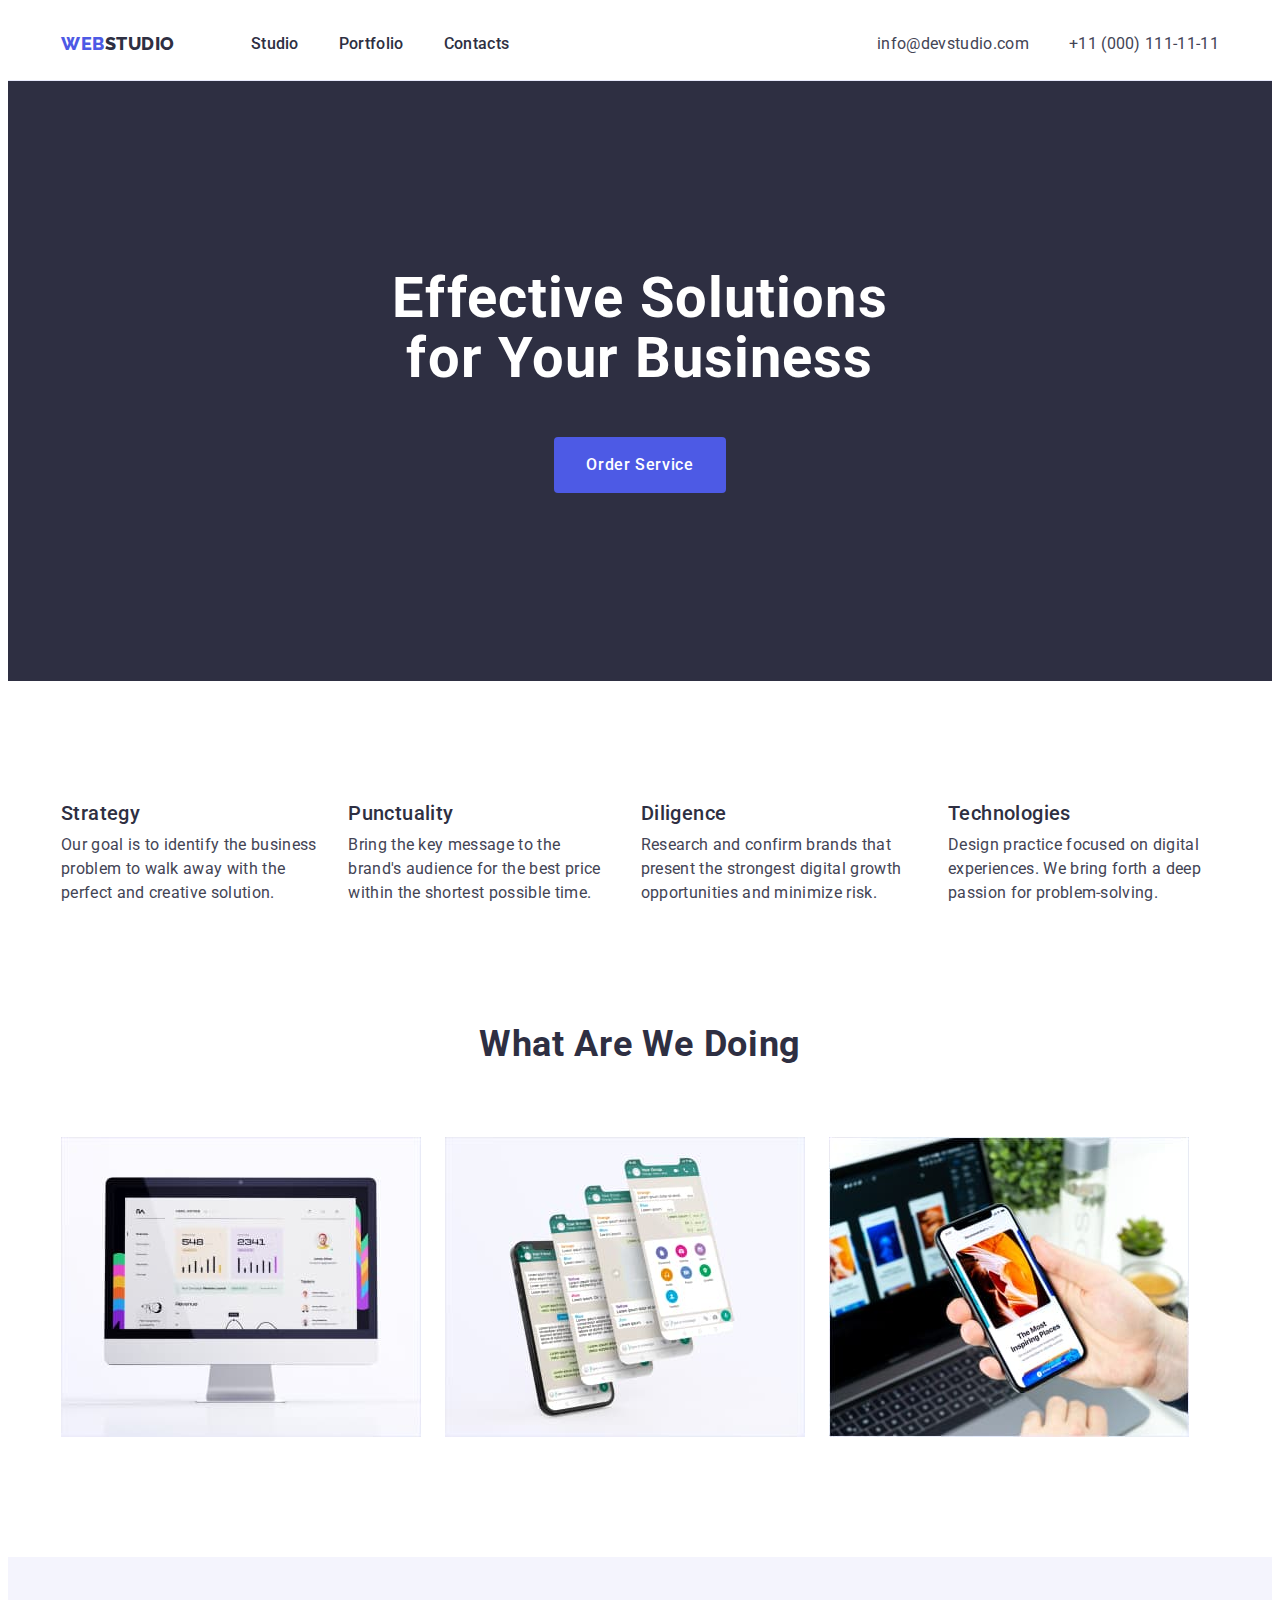
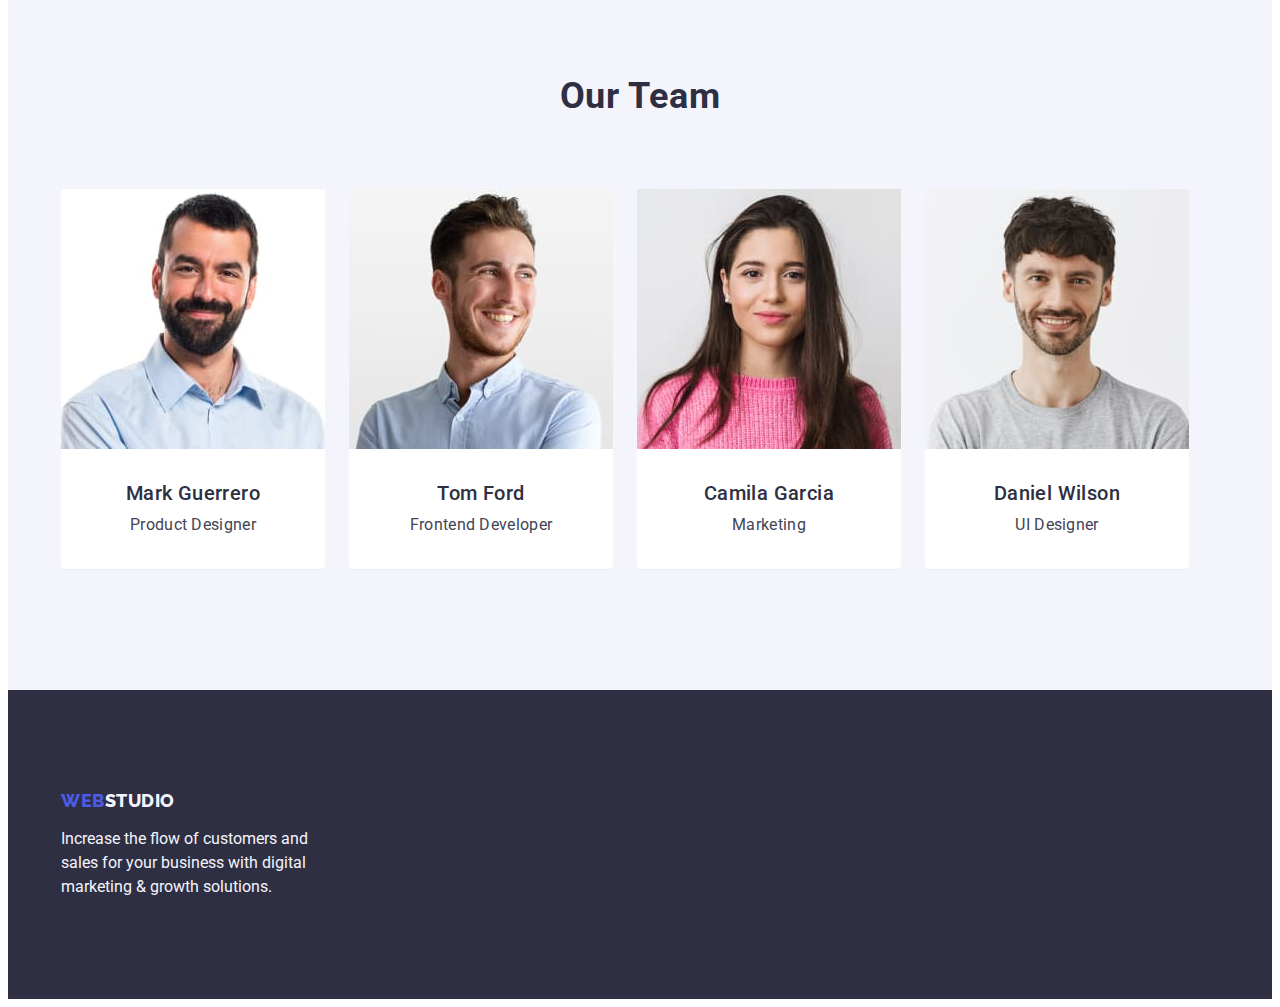
<file: index.html>
<!DOCTYPE html>
<html lang="en">
  <head>
    <meta charset="UTF-8" />
    <meta http-equiv="X-UA-Compatible" content="IE=edge" />
    <meta name="viewport" content="width=device-width, initial-scale=1.0" />
    <title>Студія</title>
    <link
      rel="stylesheet"
      href="https://cdnjs.cloudflare.com/ajax/libs/modern-normalize/1.1.0/modern-normalize.min.css"
      integrity="sha512-wpPYUAdjBVSE4KJnH1VR1HeZfpl1ub8YT/NKx4PuQ5NmX2tKuGu6U/JRp5y+Y8XG2tV+wKQpNHVUX03MfMFn9Q=="
      crossorigin="anonymous"
      referrerpolicy="no-referrer"
    />
    <link rel="stylesheet" href="./css/styles.css" />
    <link rel="preconnect" href="https://fonts.googleapis.com" />
    <link rel="preconnect" href="https://fonts.gstatic.com" crossorigin />
    <link
      href="https://fonts.googleapis.com/css2?family=Raleway:wght@800&family=Roboto:wght@400;500;700;900&display=swap"
      rel="stylesheet"
    />
  </head>
  <body>
    <header class="page-header">
      <div class="container page-header-container">
        <nav class="header-nav">
          <a class="header-logo link" href="./index.html"
            >Web<span class="logo-word">Studio</span></a
          >
          <ul class="nav-menu list">
            <li class="nav-menu-item">
              <a class="text-nav link" href="./index.html">Studio</a>
            </li>
            <li class="nav-menu-item">
              <a class="text-nav link" href="./portfolio.html">Portfolio</a>
            </li>
            <li class="nav-menu-item">
              <a class="text-nav link" href="">Contacts</a>
            </li>
          </ul>
        </nav>
        <address class="header-contact">
          <ul class="contact-menu list">
            <li class="contact-menu-item">
              <a class="text-contact link" href="mailto:info@devstudio.com"
                >info@devstudio.com</a
              >
            </li>
            <li class="contact-menu-item">
              <a class="text-contact link" href="tel:+110001111111"
                >+11 (000) 111-11-11</a
              >
            </li>
          </ul>
        </address>
      </div>
    </header>
    <main class="main-list">
      <section class="hero">
        <div class="container">
          <h1 class="hero-title">Effective Solutions for Your Business</h1>
          <button class="hero-button" type="button">Order Service</button>
        </div>
      </section>
      <section class="features-section">
        <div class="features-container container">
          <h2 class="features" hidden>Features</h2>
          <ul class="features-list list">
            <li class="features-list-item">
              <h3 class="features-item">Strategy</h3>
              <p class="features-text">
                Our goal is to identify the business problem to walk away with
                the perfect and creative solution.
              </p>
            </li>
            <li class="features-list-item">
              <h3 class="features-item">Punctuality</h3>
              <p class="features-text">
                Bring the key message to the brand's audience for the best price
                within the shortest possible time.
              </p>
            </li>
            <li class="features-list-item">
              <h3 class="features-item">Diligence</h3>
              <p class="features-text">
                Research and confirm brands that present the strongest digital
                growth opportunities and minimize risk.
              </p>
            </li>
            <li class="features-list-item">
              <h3 class="features-item">Technologies</h3>
              <p class="features-text">
                Design practice focused on digital experiences. We bring forth a
                deep passion for problem-solving.
              </p>
            </li>
          </ul>
        </div>
      </section>
      <section class="section-work">
        <div class="container">
          <h2 class="work">What are we doing</h2>
          <ul class="work-list list">
            <li class="work-item">
              <img src="./images/img1.jpg" alt="monitor" width="360" />
            </li>
            <li class="work-item">
              <img src="./images/img2.jpg" alt="smartphone" width="360" />
            </li>
            <li class="work-item">
              <img src="./images/img3.jpg" alt="smartphone" width="360" />
            </li>
          </ul>
        </div>
      </section>
      <section class="team-content">
        <div class="container">
          <h2 class="team-work">Our Team</h2>
          <ul class="team-list list">
            <li class="team-item">
              <img src="./images/team1.jpg" alt="smiling man" width="264" />
              <div class="team-box">
                <h3 class="team-header-item">Mark Guerrero</h3>
                <p class="team-text">Product Designer</p>
              </div>
            </li>
            <li class="team-item">
              <img src="./images/team2.jpg" alt="smiling man" width="264" />
              <div class="team-box">
                <h3 class="team-header-item">Tom Ford</h3>
                <p class="team-text">Frontend Developer</p>
              </div>
            </li>
            <li class="team-item">
              <img src="./images/team3.jpg" alt="smiling woman" width="264" />
              <div class="team-box">
                <h3 class="team-header-item">Camila Garcia</h3>
                <p class="team-text">Marketing</p>
              </div>
            </li>
            <li class="team-item">
              <img src="./images/team4.jpg" alt="smiling man" width="264" />
              <div class="team-box">
                <h3 class="team-header-item">Daniel Wilson</h3>
                <p class="team-text">UI Designer</p>
              </div>
            </li>
          </ul>
        </div>
      </section>
    </main>
    <footer class="footer-content">
      <div class="container">
        <a class="footer-logo link" href="./index.html"
          >Web<span class="footer-logo-word">Studio</span></a
        >
        <p class="footer-text">
          Increase the flow of customers and sales for your business with
          digital marketing & growth solutions.
        </p>
      </div>
    </footer>
  </body>
</html>
</file>
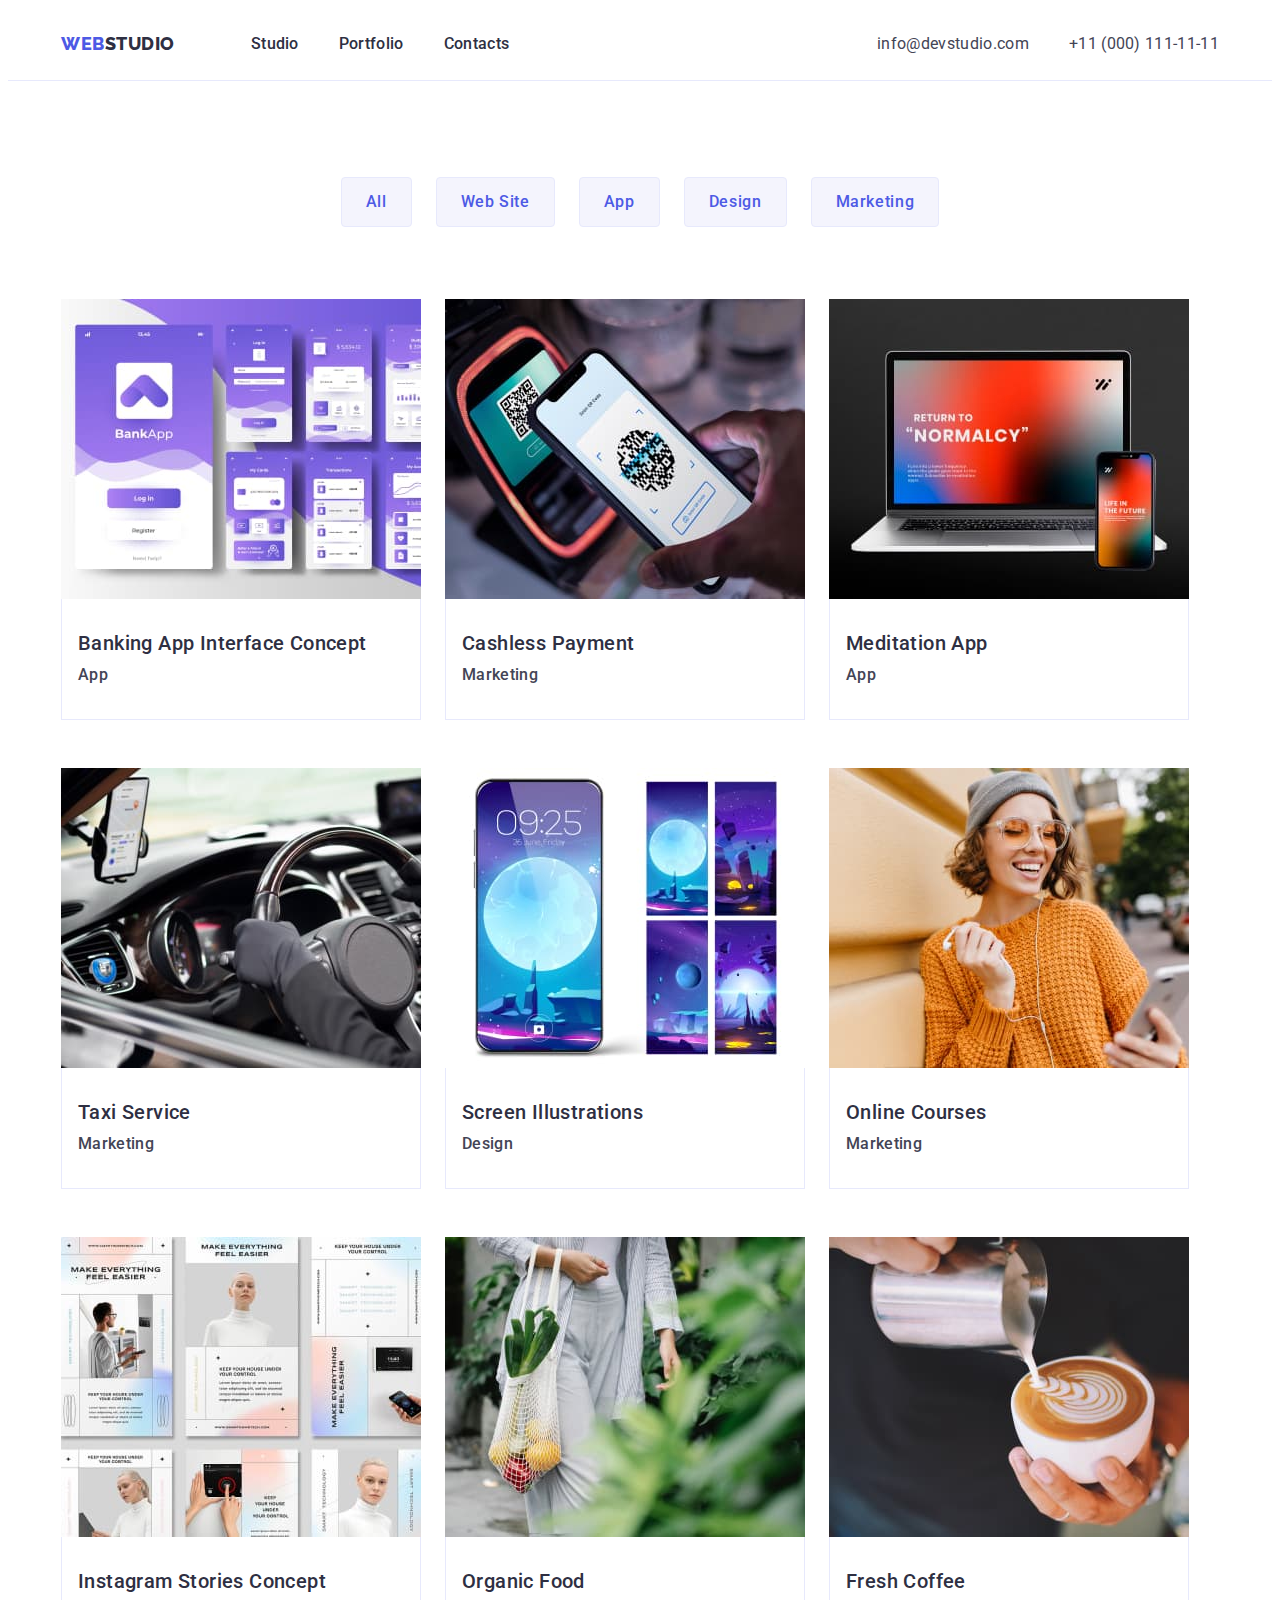
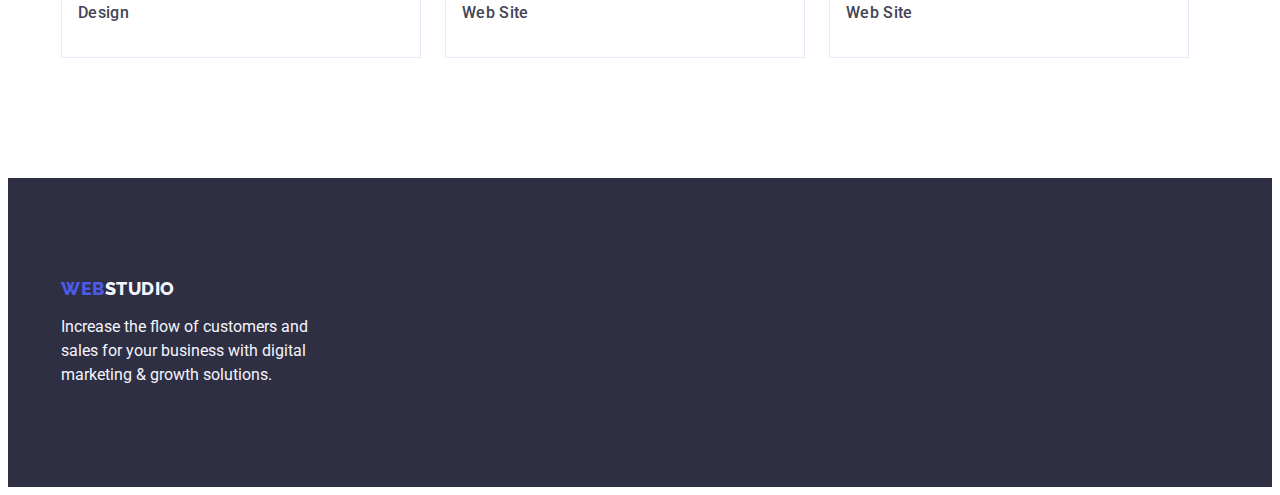
<file: portfolio.html>
<!DOCTYPE html>
<html lang="en">
  <head>
    <meta charset="UTF-8" />
    <meta http-equiv="X-UA-Compatible" content="IE=edge" />
    <meta name="viewport" content="width=device-width, initial-scale=1.0" />
    <title>Portfolio</title>
    <link
      rel="stylesheet"
      href="https://cdnjs.cloudflare.com/ajax/libs/modern-normalize/1.1.0/modern-normalize.min.css"
      integrity="sha512-wpPYUAdjBVSE4KJnH1VR1HeZfpl1ub8YT/NKx4PuQ5NmX2tKuGu6U/JRp5y+Y8XG2tV+wKQpNHVUX03MfMFn9Q=="
      crossorigin="anonymous"
      referrerpolicy="no-referrer"
    />
    <link rel="stylesheet" href="./css/styles.css" />
    <link rel="preconnect" href="https://fonts.googleapis.com" />
    <link rel="preconnect" href="https://fonts.gstatic.com" crossorigin />
    <link
      href="https://fonts.googleapis.com/css2?family=Raleway:wght@800&family=Roboto:wght@400;500;700;900&display=swap"
      rel="stylesheet"
    />
  </head>
  <body>
    <header class="page-header">
      <div class="container page-header-container">
        <nav class="header-nav">
          <a class="header-logo link" href="./index.html"
            >Web<span class="logo-word">Studio</span></a
          >
          <ul class="nav-menu list">
            <li class="nav-menu-item">
              <a class="text-nav link" href="./index.html">Studio</a>
            </li>
            <li class="nav-menu-item">
              <a class="text-nav link" href="./portfolio.html">Portfolio</a>
            </li>
            <li class="nav-menu-item">
              <a class="text-nav link" href="">Contacts</a>
            </li>
          </ul>
        </nav>
        <address class="header-contact">
          <ul class="contact-menu list">
            <li class="contact-menu-item">
              <a class="text-contact link" href="mailto:info@devstudio.com"
                >info@devstudio.com</a
              >
            </li>
            <li class="contact-menu-item">
              <a class="text-contact link" href="tel:+110001111111"
                >+11 (000) 111-11-11</a
              >
            </li>
          </ul>
        </address>
      </div>
    </header>
    <main>
      <section class="section-portfolio">
        <div class="container">
          <h1 hidden>Portfolio</h1>
          <ul class="portfolio-filter list">
            <li class="portfolio-filter-item">
              <button type="button" class="filter-button">All</button>
            </li>
            <li class="portfolio-filter-item">
              <button type="button" class="filter-button">Web Site</button>
            </li>
            <li class="portfolio-filter-item">
              <button type="button" class="filter-button">App</button>
            </li>
            <li class="portfolio-filter-item">
              <button type="button" class="filter-button">Design</button>
            </li>
            <li class="portfolio-filter-item">
              <button type="button" class="filter-button">Marketing</button>
            </li>
          </ul>
          <ul class="card-list list">
            <li class="portfolio-box">
              <a class="portfolio-card link" href="">
                <img
                  src="./images/1project.jpg"
                  alt="phone screen"
                  width="360"
                />
                <div class="portfolio-card-item">
                  <h2 class="portfolio-header">
                    Banking App Interface Concept
                  </h2>
                  <p class="portfolio-card-text">App</p>
                </div>
              </a>
            </li>
            <li class="portfolio-box">
              <a class="portfolio-card link" href="">
                <img
                  src="./images/2project.jpg"
                  alt="phone screen"
                  width="360"
                />
                <div class="portfolio-card-item">
                  <h2 class="portfolio-header">Cashless Payment</h2>
                  <p class="portfolio-card-text">Marketing</p>
                </div>
              </a>
            </li>
            <li class="portfolio-box">
              <a class="portfolio-card link" href="">
                <img src="./images/3project.jpg" alt="laptop" width="360" />
                <div class="portfolio-card-item">
                  <h2 class="portfolio-header">Meditation App</h2>
                  <p class="portfolio-card-text">App</p>
                </div>
              </a>
            </li>
            <li class="portfolio-box">
              <a class="portfolio-card link" href="">
                <img
                  src="./images/4project.jpg"
                  alt="car steering wheel"
                  width="360"
                />
                <div class="portfolio-card-item">
                  <h2 class="portfolio-header">Taxi Service</h2>
                  <p class="portfolio-card-text">Marketing</p>
                </div>
              </a>
            </li>
            <li class="portfolio-box">
              <a class="portfolio-card link" href="">
                <img src="./images/5project.jpg" alt="phone app" width="360" />
                <div class="portfolio-card-item">
                  <h2 class="portfolio-header">Screen Illustrations</h2>
                  <p class="portfolio-card-text">Design</p>
                </div>
              </a>
            </li>
            <li class="portfolio-box">
              <a class="portfolio-card link" href="">
                <img
                  src="./images/6project.jpg"
                  alt="girl with phone"
                  width="360"
                />
                <div class="portfolio-card-item">
                  <h2 class="portfolio-header">Online Courses</h2>
                  <p class="portfolio-card-text">Marketing</p>
                </div>
              </a>
            </li>
            <li class="portfolio-box">
              <a class="portfolio-card link" href="">
                <img src="./images/7project.jpg" alt="phone app" width="360" />
                <div class="portfolio-card-item">
                  <h2 class="portfolio-header">Instagram Stories Concept</h2>
                  <p class="portfolio-card-text">Design</p>
                </div>
              </a>
            </li>
            <li class="portfolio-box">
              <a class="portfolio-card link" href="">
                <img
                  src="./images/8project.jpg"
                  alt="girl with bag"
                  width="360"
                />
                <div class="portfolio-card-item">
                  <h2 class="portfolio-header">Organic Food</h2>
                  <p class="portfolio-card-text">Web Site</p>
                </div>
              </a>
            </li>
            <li class="portfolio-box">
              <a class="portfolio-card link" href="">
                <img
                  src="./images/9project.jpg"
                  alt="a cup of coffee"
                  width="360"
                />
                <div class="portfolio-card-item">
                  <h2 class="portfolio-header">Fresh Coffee</h2>
                  <p class="portfolio-card-text">Web Site</p>
                </div>
              </a>
            </li>
          </ul>
        </div>
      </section>
    </main>
    <footer class="footer-content">
      <div class="container">
        <a class="footer-logo link" href="./index.html"
          >Web<span class="footer-logo-word">Studio</span></a
        >
        <p class="footer-text">
          Increase the flow of customers and sales for your business with
          digital marketing & growth solutions.
        </p>
      </div>
    </footer>
  </body>
</html>
</file>
<file: css/styles.css>
:root {
  --color-brand: #4d5ae5;
  --color-activ: #404bbf;
  --color-border: #e7e9fc;

  --main-color: #434455;
  --secondary-color: #2e2f42;
  --main-background-color: #ffffff;
  --secondary-background-color: #f4f4fd;
}

h1,
h2,
h3,
h4,
h5,
h6,
p {
  margin-top: 0;
  margin-bottom: 0;
}

ul {
  margin-top: 0;
  margin-bottom: 0;
  padding-left: 0;
}
img {
  display: block;
}

body {
  background-color: var(--main-background-color);
  color: var(--main-color);
  font-family: 'Roboto', sans-serif;
}

.link {
  text-decoration: none;
}

.list {
  list-style: none;
  text-decoration: none;
}

.container {
  width: 1158px;
  margin-left: auto;
  margin-right: auto;
  padding-left: 15px;
  padding-right: 15px;
}

/*------ header -----------*/

.page-header-container {
  display: flex;
  justify-content: space-between;
  align-items: center;
}

.header-nav {
  display: flex;
  align-items: center;
}

.nav-menu {
  display: flex;
}

.nav-menu-item {
  padding-top: 24px;
  padding-bottom: 24px;
}

.nav-menu-item:not(:last-child) {
  margin-right: 40px;
}

.header-logo {
  color: var(--color-brand);
  text-transform: uppercase;
  font-family: 'Raleway', sans-serif;
  font-weight: 800;
  font-size: 18px;
  line-height: 1.17;
  letter-spacing: 0.03em;
  margin-right: 76px;
}

.logo-word {
  color: var(--secondary-color);
}

.text-nav {
  color: var(--secondary-color);
  font-weight: 500;
  font-size: 16px;
  line-height: 1.5;
  letter-spacing: 0.02em;
  padding: 24px 0;
}

.text-nav:hover,
.text-nav:focus {
  color: var(--color-activ);
}

.header-contact {
  font-style: normal;
}
.contact-menu {
  display: flex;
}
.contact-menu-item:not(:last-child) {
  margin-right: 40px;
}

.text-contact {
  color: var(--main-color);
  text-decoration: none;
  font-style: normal;
  font-size: 16px;
  line-height: 1.5;
  letter-spacing: 0.02em;
}

.text-contact:hover,
.text-contact:focus {
  color: var(--color-activ);
}

.page-header {
  border-bottom: 1px solid var(--color-border);
}

/*------ main studio ----------*/

/*------Section 1 hero -----------*/

.hero {
  background-color: var(--secondary-color);
  text-align: center;
  padding-top: 188px;
  padding-bottom: 188px;
}

.hero-title {
  color: var(--main-background-color);
  font-weight: 700;
  font-size: 56px;
  line-height: 1.07;
  letter-spacing: 0.02em;
  max-width: 496px;
  margin-left: auto;
  margin-right: auto;
}

.hero-button {
  display: block;
  color: var(--main-background-color);
  background-color: var(--color-brand);
  font-family: 'Roboto', sans-serif;
  font-weight: 500;
  font-size: 16px;
  line-height: 1.5;
  letter-spacing: 0.04em;
  border: none;
  border-radius: 4px;
  cursor: pointer;
  min-width: 169px;
  margin-top: 48px;
  margin-left: auto;
  margin-right: auto;
  padding: 16px 32px;
}

.hero-button:hover,
.hero-button:focus {
  background-color: var(--color-activ);
}

/*------Section 2 features -----------*/

.features-section {
  padding-top: 120px;
  padding-bottom: 120px;
}

.features-list {
  display: flex;
  gap: 24px;
}

.features-list-item {
  width: calc((100%-72px) / 4);
}

.features-item {
  color: var(--secondary-color);
  font-weight: 500;
  font-size: 20px;
  line-height: 1.2;
  letter-spacing: 0.02em;
  margin-bottom: 8px;
}

.features-text {
  color: var(--main-color);
  font-size: 16px;
  line-height: 1.5;
  letter-spacing: 0.02em;
}

/*------Section 3 What are we doing -----------*/

.section-work {
  padding-bottom: 120px;
}

.work-list {
  display: flex;
  gap: 24px;
}

.work-item {
  width: calc((100%-48px) / 3);
}

.work {
  color: var(--secondary-color);
  text-align: center;
  font-weight: 700;
  font-size: 36px;
  line-height: 1.11;
  letter-spacing: 0.02em;
  text-transform: capitalize;
  margin-bottom: 72px;
}

/*------Section 4 team -----------*/

.team-content {
  background-color: var(--secondary-background-color);
  padding-top: 120px;
  padding-bottom: 120px;
}

.team-work {
  color: var(--secondary-color);
  text-align: center;
  font-weight: 700;
  font-size: 36px;
  line-height: 1.11;
  letter-spacing: 0.02em;
  text-transform: capitalize;
  margin-bottom: 72px;
}

.team-list {
  display: flex;
}

.team-item {
  background-color: var(--main-background-color);
  border-bottom: 1px solid var(--color-border);
  border-radius: 0px 0px 4px 4px;
}

.team-item:not(:last-child) {
  margin-right: 24px;
}

.team-box {
  padding: 32px 16px;
}

.team-header-item {
  color: var(--secondary-color);
  font-weight: 500;
  font-size: 20px;
  line-height: 1.2;
  letter-spacing: 0.02em;
  margin-bottom: 8px;
  text-align: center;
}

.team-text {
  color: var(--main-color);
  font-size: 16px;
  line-height: 1.5;
  letter-spacing: 0.02em;
  text-align: center;
}

/*------portfolio -----------*/

.section-portfolio {
  padding-top: 96px;
  padding-bottom: 120px;
}

.portfolio-filter {
  display: flex;
  justify-content: center;
  gap: 24px;
  margin-bottom: 72px;
}

.filter-button {
  font-family: 'Roboto', sans-serif;
  font-weight: 500;
  font-size: 16px;
  line-height: 1.5;
  letter-spacing: 0.04em;
  color: var(--color-brand);
  background-color: var(--secondary-background-color);
  border: 1px solid var(--color-border);
  border-radius: 4px;
  padding: 12px 24px;
}

.filter-button:hover,
.filter-button:focus {
  color: var(--main-background-color);
  background-color: var(--color-activ);
  border: 1px solid transparent;
  cursor: pointer;
}

.card-list {
  display: flex;
  flex-wrap: wrap;
  column-gap: 24px;
  row-gap: 48px;
}

.portfolio-card {
  width: calc((100%-48px) / 3);
  font-weight: 500;
  font-size: 20px;
  line-height: 1.2;
}

.portfolio-card-item {
  padding: 32px 16px;
  border: 1px solid var(--color-border);
  border-top: none;
}

.portfolio-header {
  color: var(--secondary-color);
  font-weight: 500;
  font-size: 20px;
  line-height: 1.2;
  letter-spacing: 0.02em;
  margin-bottom: 8px;
}

.portfolio-card-text {
  color: var(--main-color);
  font-size: 16px;
  line-height: 1.5;
  letter-spacing: 0.02em;
}

/* ------------------------------------------------------------------------------------ */

/*------ footer -----------*/

.footer-content {
  background-color: var(--secondary-color);
  padding-top: 100px;
  padding-bottom: 100px;
}

.footer-logo {
  color: var(--color-brand);
  text-transform: uppercase;
  font-family: 'Raleway', sans-serif;
  font-weight: 800;
  font-size: 18px;
  line-height: 1.17;
  letter-spacing: 0.03em;
}

.footer-logo {
  display: inline-block;
  margin-bottom: 16px;
}

.footer-logo-word {
  color: var(--secondary-background-color);
}

.footer-text {
  color: var(--secondary-background-color);
  font-weight: 400;
  font-size: 16px;
  line-height: 1.5;
  width: 264px;
}
</file>
